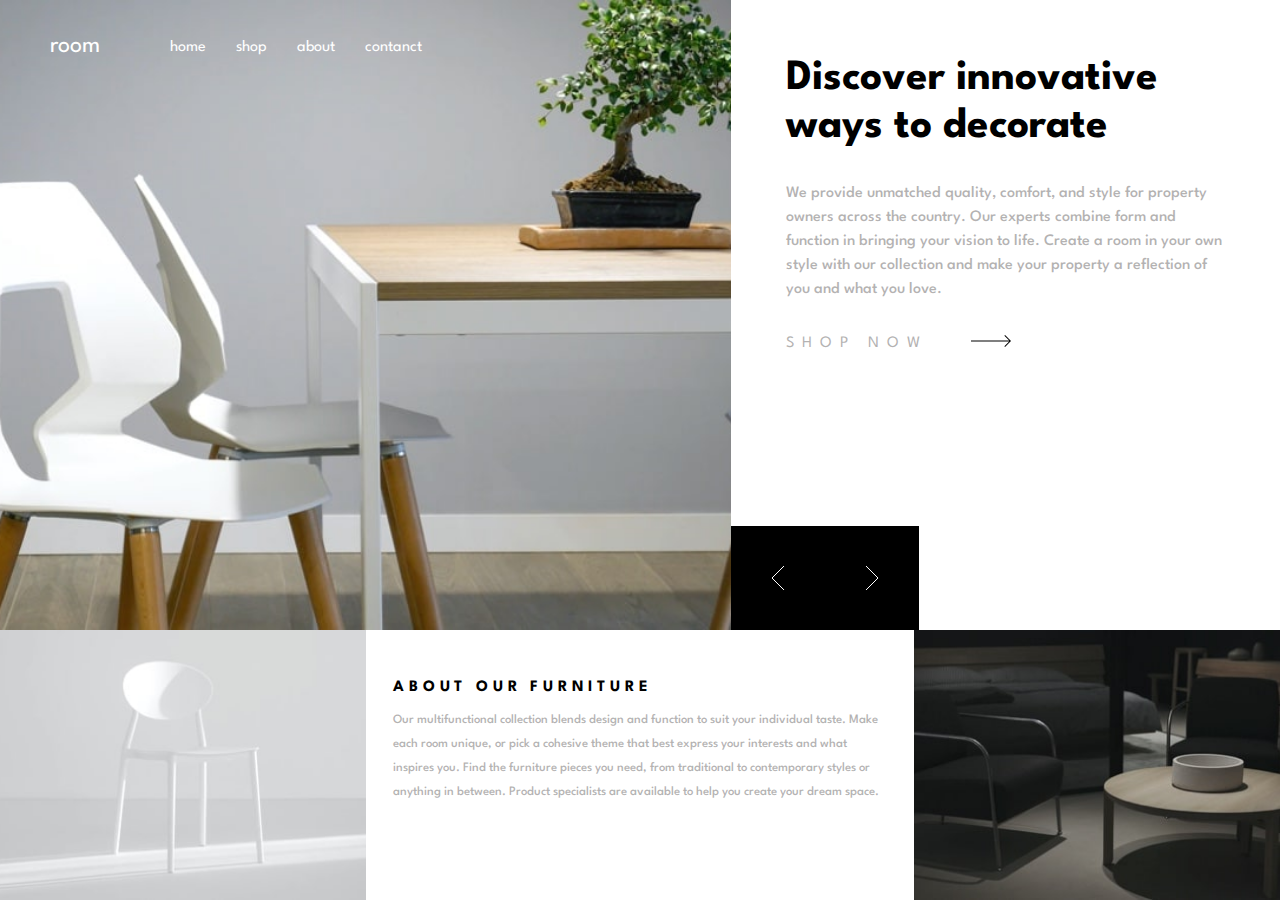
<file: index.html>
<!DOCTYPE html>
<html lang="en">

<head>
    <meta charset="UTF-8">
    <meta http-equiv="X-UA-Compatible" content="IE=edge">
    <meta name="viewport" content="width=device-width, initial-scale=1.0">
    <title>Room homepage</title>
    <link rel="preconnect" href="https://fonts.googleapis.com">
    <link rel="preconnect" href="https://fonts.gstatic.com" crossorigin>
    <link href="https://fonts.googleapis.com/css2?family=Montserrat:wght@300&family=Spartan:wght@500;600;700&display=swap" rel="stylesheet">
    <link rel="stylesheet" href="css/styles.css">
    
</head>

<body>
    

  



        <div class="grid-container">
            <div class="grid-item hero" style="background-image: url(images/desktop-image-hero-1.jpg);">
                <!-- < class="carousel__container"> -->
                    <!-- <img class="hero__first" src="images/desktop-image-hero-1.jpg" alt="hero-image">
                    <img class="hero__second" src="images/desktop-image-hero-2.jpg" alt="hero-2-image">    
                    <img class="hero__third" src="images/desktop-image-hero-3.jpg" alt="hero-2-image"> -->
                
                <!-- //test -->
                   


                <header>
                <nav id="menu">
                   <span class="logo">room</span>
                    <ul class="menu show" id="menu-list">
                        <li>
                            <a href="">home</a>
                            <span ></span>
                        </li>
                        <li>
                            <a href="">shop</a>
                            <span ></span>
                        </li>
                        <li>
                            <a href="">about</a>
                            <span ></span>
                        </li>
                        <li>
                            <a href="">contanct</a>
                            <span ></span>
                        </li>
                    </ul>
                
                    <img class="lines" id="menu-toggle__btn" src="images/icons/icon-hamburger.svg" style="width:15px"alt="">
                </nav>
            </header>
            </div>
           

            <div class="grid-item hero__text">

                   <!-- carousel__container starts here -->
                <!-- <div class="carousel__container">  -->
               <div class=" hero-text__item hero__disabled">   
            
                    <h1>Discover innovative ways to decorate</h1>
                    <p>We provide unmatched quality, comfort, and style for property owners across the country. Our experts
                        combine form and function in bringing your vision to life. Create a room in your own style with our
                        collection and make your property a reflection of you and what you love.</p>
                
                </div>

                <div class=" hero-text__item  hero__disabled">   
            
                    <h1> We are available all across the globe</h1>
                    <p>
                        With stores all over the world, it's easy for you to find furniture for your home or place of business. 
                        Locally, we’re in most major cities throughout the country. Find the branch nearest you using our 
                        store locator. Any questions? Don't hesitate to contact us today.
                      </p>
                
                </div>

                <div class="hero-text__item   hero__disabled">   
            
                    <h1>  Manufactured with the best materials</h1>
                    <p> Our modern furniture store provide a high level of quality. Our company has invested in advanced technology 
                        to ensure that every product is made as perfect and as consistent as possible. With three decades of 
                        experience in this industry, we understand what customers want for their home and office.</p>
                
                </div>

            <!-- </div> -->
            <!-- carousel__container ends here -->

                    <div class="shop-btn__container"> 
                    <span class="shop-text">Shop now</span>  <svg  class="icon-arrow" width="40" height="12" xmlns="http://www.w3.org/2000/svg"><path d="M34.05 0l5.481 5.527h.008v.008L40 6l-.461.465v.063l-.062-.001L34.049 12l-.662-.668 4.765-4.805H0v-1h38.206l-4.82-4.86L34.05 0z" fill="#000" fill-rule="nonzero" /></svg>
                </div>


                <!-- CAROUSEL STARTS HERE -->
                <div class="carousel-controls">
                   <div class="left-control">
                    <button aria-label="slide-left" id="left-btn"><img src="./images/icon-angle-left.svg" alt="left"></button>
                   </div>
                   <div class="right-control">
                    <button aria-label="slide-right"  id="right-btn"><img src="./images/icon-angle-right.svg" alt="right" class=""></button>
                   </div>
                </div>
                <!-- CAROUSEL ENDS HERE -->


            </div>

            <div class="grid-item light">
                <img src="images/image-about-light.jpg" alt="">
            </div>

            <div class="grid-item light__text">
                <h2>About our furniture</h2>
                <p> Our multifunctional collection blends design and function to suit your individual taste. Make each
                    room unique, or pick a cohesive theme that best express your interests and what inspires you. Find
                    the furniture pieces you need, from traditional to contemporary styles or anything in between.
                    Product specialists are available to help you create your dream space.
                </p>

            </div>

            <div class="grid-item dark">
                <img id="light-image" src="images/image-about-dark.jpg" alt="">
            </div>



        </div>


    <script src="main.js"></script>
</body>

</html>
</file>
<file: css/styles.css>
*,
*::before,
*::after {
  -webkit-box-sizing: border-box;
  box-sizing: border-box; }

body,
h1,
h2,
h3,
p {
  margin: 0;
  line-height: 1.5rem;
  font-family: 'Spartan', sans-serif;
  font-size: 1vw; }

h1, h2, h3 {
  font-weight: 700;
  line-height: 2.5rem; }

p {
  font-weight: 500;
  color: rgba(105, 102, 102, 0.5); }

img {
  width: 100%;
  display: block;
  object-fit: cover;
  max-height: 100%; }

body {
  height: 100vh; }

nav {
  position: absolute;
  top: 20px;
  left: 50px;
  display: flex;
  flex-direction: row;
  align-items: center; }
  nav span {
    font-size: 1.5rem;
    color: white; }
  nav ul {
    display: flex; }
    nav ul li {
      margin-left: 30px;
      list-style: none;
      transition: all 0.4s ease-in; }
      nav ul li a {
        text-decoration: none;
        color: white;
        border-bottom: 0px solid gray;
        transition: font-size 0.2s;
        transition: border-bottom 0.2s ease-in-out;
        font-size: 1rem; }
      nav ul li a:hover {
        cursor: pointer;
        border-bottom: 2px solid white;
        width: 100%; }
  nav #menu-toggle__btn {
    display: none; }

.grid-container {
  display: grid;
  grid-template-columns: repeat(7, 1fr);
  grid-template-rows: 70vh 30vh;
  justify-content: center;
  align-items: center; }

.grid-item {
  width: 100%;
  height: 100%; }

.hero {
  grid-column: 1/5;
  grid-row: 1/2;
  position: relative;
  background-position: center;
  background-size: cover;
  height: 100%; }

.hero__text {
  grid-column: 5/8;
  grid-row: 1/2;
  padding: 10%;
  position: relative; }
  .hero__text h1 {
    font-size: 2.7rem;
    margin-bottom: 7%;
    line-height: 3rem; }
  .hero__text p {
    font-size: 1rem;
    margin-bottom: 7%; }
  .hero__text .hero__enabled {
    display: block; }
  .hero__text .hero__disabled {
    display: none; }

.light {
  grid-column: 1/3;
  grid-row: 2/3; }
  .light img {
    width: 100%;
    height: 100%; }

.light__text {
  grid-column: 3/6;
  padding: 7% 5%; }
  .light__text h2 {
    text-transform: uppercase;
    font-size: 1rem;
    letter-spacing: 0.3rem; }
  .light__text p {
    font-size: 0.8rem; }

.dark {
  grid-column: 6/8; }
  .dark img {
    width: 100%;
    height: 100%; }

.carousel-controls {
  display: flex;
  position: absolute;
  left: 0px;
  bottom: 0px; }
  .carousel-controls button {
    padding: 3em;
    background-color: #000;
    border: 0;
    outline: 0;
    cursor: pointer;
    text-align: center; }
  .carousel-controls button:hover {
    background-color: #454545; }

.shop-btn__container {
  color: rgba(105, 102, 102, 0.5); }
  .shop-btn__container .shop-text {
    text-transform: uppercase;
    letter-spacing: 0.5rem;
    margin-right: 40px;
    transition: font-size 0.2s;
    font-size: 1rem; }
  .shop-btn__container .shop-text:hover {
    cursor: pointer;
    font-size: 1.1rem; }

@media screen and (max-width: 50em) {
  .grid-container {
    display: block; }

  header {
    background-color: #000; }

  nav {
    z-index: 1000;
    width: 100%;
    left: 0;
    justify-content: space-around; }
    nav ul {
      display: none; }
    nav #menu-toggle__btn {
      display: block; }
      nav #menu-toggle__btn:hover {
        cursor: pointer; }
    nav .show {
      display: none; }
    nav .hide {
      display: block; }

  .grid-item.hero {
    height: 500px; }

  .hero__text {
    padding: 10%;
    margin-bottom: 100px; }

  .carousel-controls {
    bottom: -100px; } }

/*# sourceMappingURL=styles.css.map */
</file>
